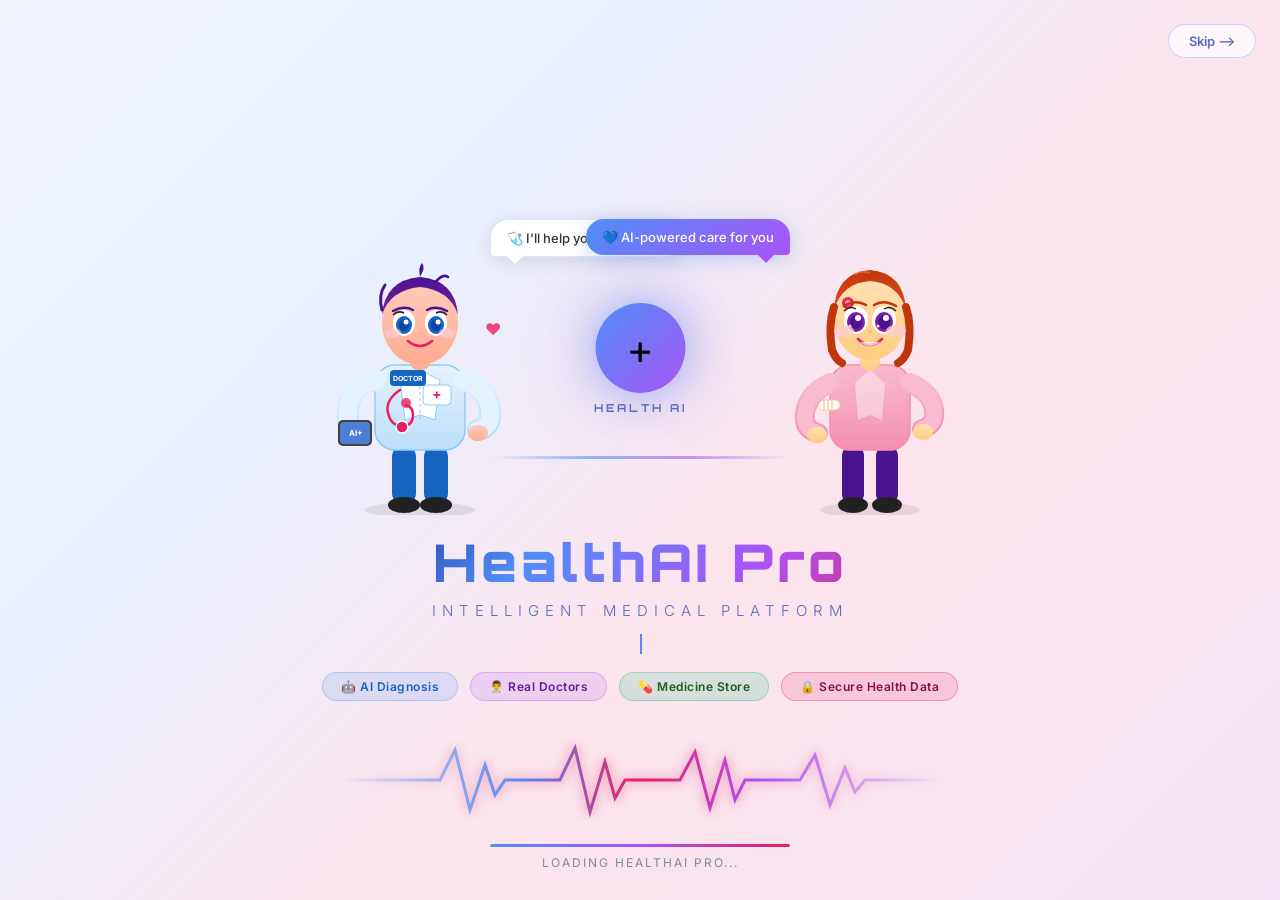
<file: templates/intro.html>
<!DOCTYPE html>
<html lang="en">
<head>
<meta charset="UTF-8">
<meta name="viewport" content="width=device-width, initial-scale=1.0">
<title>HealthAI Pro</title>
<style>
@import url('https://fonts.googleapis.com/css2?family=Orbitron:wght@400;700;900&family=Inter:wght@300;400;600&display=swap');

*{margin:0;padding:0;box-sizing:border-box}

body{
  background:#f0f4ff;
  overflow:hidden;
  font-family:'Inter',sans-serif;
  width:100vw;height:100vh;
}

/* BACKGROUND */
.bg{
  position:fixed;inset:0;
  background:linear-gradient(135deg,#f0f4ff 0%,#e8f0fe 30%,#fce4ec 60%,#f3e5f5 100%);
  animation:bgShift 8s ease infinite alternate;
}
@keyframes bgShift{
  0%{background:linear-gradient(135deg,#f0f4ff,#e8f0fe,#fce4ec,#f3e5f5)}
  50%{background:linear-gradient(225deg,#e3f2fd,#f3e5f5,#e8f5e9,#fff9c4)}
  100%{background:linear-gradient(315deg,#fce4ec,#e8eaf6,#e0f7fa,#f9fbe7)}
}

/* PARTICLES */
.particles{position:fixed;inset:0;pointer-events:none;z-index:1}
.particle{
  position:absolute;
  font-size:24px;
  opacity:0;
  animation:floatParticle linear infinite;
  filter:drop-shadow(0 0 8px rgba(100,150,255,0.4));
}
@keyframes floatParticle{
  0%{opacity:0;transform:translateY(100vh) rotate(0deg) scale(0.5)}
  10%{opacity:0.8}
  90%{opacity:0.6}
  100%{opacity:0;transform:translateY(-100px) rotate(360deg) scale(1.2)}
}

/* HEARTBEAT LINE */
.heartbeat-container{
  position:fixed;bottom:80px;left:50%;transform:translateX(-50%);
  width:600px;height:80px;z-index:10;opacity:0;
  animation:fadeInHeart 1s ease 2s forwards;
}
@keyframes fadeInHeart{to{opacity:1}}

.heartbeat-svg{width:100%;height:100%}
.heartbeat-path{
  stroke:url(#heartGrad);
  stroke-width:3;
  fill:none;
  stroke-dasharray:1200;
  stroke-dashoffset:1200;
  animation:drawHeart 2s ease 2.5s forwards;
  filter:drop-shadow(0 0 6px rgba(233,30,99,0.6));
}
@keyframes drawHeart{to{stroke-dashoffset:0}}

/* MAIN CONTAINER */
.intro-container{
  position:fixed;inset:0;
  display:flex;flex-direction:column;
  align-items:center;justify-content:center;
  z-index:10;
  gap:0;
}

/* ANIME SCENE */
.anime-scene{
  position:relative;
  width:700px;height:320px;
  margin-bottom:10px;
  opacity:0;
  animation:sceneReveal 1s cubic-bezier(0.34,1.56,0.64,1) 0.5s forwards;
}
@keyframes sceneReveal{
  from{opacity:0;transform:scale(0.8) translateY(30px)}
  to{opacity:1;transform:scale(1) translateY(0)}
}

/* DOCTOR CHARACTER LEFT */
.doctor-left{
  position:absolute;
  left:40px;bottom:0;
  animation:doctorWalk 1.2s cubic-bezier(0.34,1.56,0.64,1) 0.8s both;
}
@keyframes doctorWalk{
  from{opacity:0;transform:translateX(-80px)}
  to{opacity:1;transform:translateX(0)}
}

/* PATIENT CHARACTER RIGHT */
.patient-right{
  position:absolute;
  right:40px;bottom:0;
  animation:patientWalk 1.2s cubic-bezier(0.34,1.56,0.64,1) 1s both;
}
@keyframes patientWalk{
  from{opacity:0;transform:translateX(80px)}
  to{opacity:1;transform:translateX(0)}
}

/* CENTER LOGO */
.center-logo{
  position:absolute;
  left:50%;top:50%;
  transform:translate(-50%,-50%);
  display:flex;flex-direction:column;
  align-items:center;gap:8px;
  animation:logoZoom 1.5s cubic-bezier(0.34,1.56,0.64,1) 1.2s both;
}
@keyframes logoZoom{
  from{opacity:0;transform:translate(-50%,-50%) scale(0.3) rotate(-10deg)}
  to{opacity:1;transform:translate(-50%,-50%) scale(1) rotate(0deg)}
}

.logo-circle{
  width:90px;height:90px;
  border-radius:50%;
  background:linear-gradient(135deg,#4f8ef7,#a855f7);
  display:flex;align-items:center;justify-content:center;
  font-size:42px;
  box-shadow:0 0 40px rgba(79,142,247,0.5),0 0 80px rgba(168,85,247,0.3);
  animation:logoPulse 2s ease infinite 2.5s;
}
@keyframes logoPulse{
  0%,100%{box-shadow:0 0 40px rgba(79,142,247,0.5),0 0 80px rgba(168,85,247,0.3)}
  50%{box-shadow:0 0 60px rgba(79,142,247,0.8),0 0 120px rgba(168,85,247,0.5)}
}

/* SPEECH BUBBLES */
.bubble-left{
  position:absolute;
  left:200px;top:20px;
  background:white;
  border-radius:18px 18px 18px 4px;
  padding:10px 16px;
  font-size:13px;
  color:#333;
  box-shadow:0 4px 20px rgba(0,0,0,0.1);
  opacity:0;
  animation:bubblePop 0.5s cubic-bezier(0.34,1.56,0.64,1) 2s forwards;
  white-space:nowrap;
  border:1px solid rgba(79,142,247,0.2);
  font-weight:500;
}
.bubble-left::after{
  content:'';position:absolute;
  bottom:-8px;left:16px;
  border:8px solid transparent;
  border-top-color:white;
  border-bottom:0;
}
@keyframes bubblePop{
  from{opacity:0;transform:scale(0.5)}
  to{opacity:1;transform:scale(1)}
}

.bubble-right{
  position:absolute;
  right:200px;top:20px;
  background:linear-gradient(135deg,#4f8ef7,#a855f7);
  border-radius:18px 18px 4px 18px;
  padding:10px 16px;
  font-size:13px;
  color:white;
  box-shadow:0 4px 20px rgba(79,142,247,0.3);
  opacity:0;
  animation:bubblePop 0.5s cubic-bezier(0.34,1.56,0.64,1) 2.5s forwards;
  white-space:nowrap;
  font-weight:500;
}
.bubble-right::after{
  content:'';position:absolute;
  bottom:-8px;right:16px;
  border:8px solid transparent;
  border-top-color:#a855f7;
  border-bottom:0;
}

/* CONNECTING LINE BETWEEN CHARACTERS */
.connect-line{
  position:absolute;
  bottom:60px;left:200px;right:200px;height:3px;
  background:linear-gradient(90deg,transparent,#4f8ef7,#a855f7,transparent);
  opacity:0;
  animation:lineGrow 1s ease 2.8s forwards;
  border-radius:2px;
}
@keyframes lineGrow{
  from{opacity:0;transform:scaleX(0)}
  to{opacity:0.6;transform:scaleX(1)}
}

/* FLOATING PLUS SIGNS */
.float-plus{
  position:absolute;
  color:#4f8ef7;
  font-size:20px;
  font-weight:900;
  opacity:0;
  animation:floatUp 1.5s ease infinite;
}

/* TITLE */
.title-container{
  text-align:center;
  opacity:0;
  animation:titleReveal 1s ease 1.5s forwards;
  position:relative;
}
@keyframes titleReveal{
  from{opacity:0;transform:translateY(20px)}
  to{opacity:1;transform:translateY(0)}
}

.main-title{
  font-family:'Orbitron',sans-serif;
  font-size:52px;
  font-weight:900;
  background:linear-gradient(135deg,#1a237e,#4f8ef7,#a855f7,#e91e63);
  -webkit-background-clip:text;
  -webkit-text-fill-color:transparent;
  background-clip:text;
  letter-spacing:4px;
  position:relative;
}

.glitch{
  animation:glitchEffect 0.3s ease 3s,glitchEffect 0.3s ease 4.5s,glitchEffect 0.3s ease 6s;
}

@keyframes glitchEffect{
  0%{text-shadow:none}
  20%{text-shadow:-3px 0 #e91e63, 3px 0 #4f8ef7;transform:translate(-2px,0)}
  40%{text-shadow:3px 0 #a855f7, -3px 0 #10b981;transform:translate(2px,0)}
  60%{text-shadow:-3px 0 #e91e63, 3px 0 #4f8ef7;transform:translate(-1px,0)}
  80%{text-shadow:2px 0 #a855f7;transform:translate(1px,0)}
  100%{text-shadow:none;transform:translate(0,0)}
}

.subtitle{
  font-size:15px;
  color:#5c6bc0;
  letter-spacing:6px;
  text-transform:uppercase;
  margin-top:6px;
  font-weight:300;
}

/* TAGLINE TYPING */
.tagline{
  font-size:16px;
  color:#455a64;
  margin-top:12px;
  height:24px;
  font-weight:400;
  letter-spacing:1px;
}

.cursor{
  display:inline-block;
  width:2px;height:20px;
  background:#4f8ef7;
  margin-left:2px;
  vertical-align:middle;
  animation:blink 0.7s infinite;
}
@keyframes blink{0%,50%{opacity:1}51%,100%{opacity:0}}

/* FEATURE PILLS */
.features{
  display:flex;gap:12px;margin-top:16px;
  opacity:0;
  animation:pillsReveal 0.8s ease 3.5s forwards;
}
@keyframes pillsReveal{
  from{opacity:0;transform:translateY(15px)}
  to{opacity:1;transform:translateY(0)}
}

.pill{
  padding:6px 18px;
  border-radius:20px;
  font-size:12px;
  font-weight:600;
  letter-spacing:0.5px;
  animation:pillGlow 2s ease infinite;
}
.pill:nth-child(1){background:rgba(79,142,247,0.15);color:#1565c0;border:1px solid rgba(79,142,247,0.3);animation-delay:0s}
.pill:nth-child(2){background:rgba(168,85,247,0.15);color:#6a1b9a;border:1px solid rgba(168,85,247,0.3);animation-delay:0.3s}
.pill:nth-child(3){background:rgba(16,185,129,0.15);color:#1b5e20;border:1px solid rgba(16,185,129,0.3);animation-delay:0.6s}
.pill:nth-child(4){background:rgba(233,30,99,0.15);color:#880e4f;border:1px solid rgba(233,30,99,0.3);animation-delay:0.9s}

@keyframes pillGlow{
  0%,100%{box-shadow:none}
  50%{box-shadow:0 0 12px currentColor}
}

/* PROGRESS BAR */
.progress-container{
  position:fixed;bottom:30px;left:50%;transform:translateX(-50%);
  width:300px;
  opacity:0;
  animation:fadeIn 0.5s ease 1s forwards;
  text-align:center;
  z-index:20;
}
@keyframes fadeIn{to{opacity:1}}

.progress-bar{
  width:100%;height:3px;
  background:rgba(79,142,247,0.2);
  border-radius:2px;
  overflow:hidden;
  margin-bottom:8px;
}
.progress-fill{
  height:100%;
  background:linear-gradient(90deg,#4f8ef7,#a855f7,#e91e63);
  border-radius:2px;
  width:0%;
  animation:fillBar 8s linear 0.5s forwards;
  box-shadow:0 0 8px rgba(79,142,247,0.6);
}
@keyframes fillBar{to{width:100%}}

.progress-text{
  font-size:12px;
  color:#78909c;
  letter-spacing:2px;
  text-transform:uppercase;
}

/* SKIP BUTTON */
.skip-btn{
  position:fixed;top:24px;right:24px;
  padding:8px 20px;
  background:rgba(255,255,255,0.7);
  border:1px solid rgba(79,142,247,0.3);
  border-radius:20px;
  color:#5c6bc0;
  font-size:13px;
  font-weight:600;
  cursor:pointer;
  z-index:100;
  backdrop-filter:blur(10px);
  transition:all 0.2s;
  font-family:'Inter',sans-serif;
  animation:fadeIn 0.5s ease 1s both;
}
.skip-btn:hover{
  background:linear-gradient(135deg,#4f8ef7,#a855f7);
  color:white;border-color:transparent;
  transform:scale(1.05);
}

/* FADE OUT */
.fade-out{
  animation:fadeOutAll 0.8s ease forwards !important;
}
@keyframes fadeOutAll{
  to{opacity:0;transform:scale(1.05)}
}

/* SHINE EFFECT */
.shine{
  position:fixed;inset:0;
  background:radial-gradient(circle at 50% 50%, rgba(255,255,255,0.8), transparent 60%);
  opacity:0;z-index:50;pointer-events:none;
}
.shine.active{animation:shineFlash 0.5s ease forwards;}
@keyframes shineFlash{
  0%{opacity:0}50%{opacity:1}100%{opacity:0}
}
</style>
</head>
<body>

<div class="bg"></div>
<div class="shine" id="shine"></div>

<!-- PARTICLES -->
<div class="particles" id="particles"></div>

<!-- SKIP BUTTON -->
<button class="skip-btn" onclick="skipIntro()">Skip ⟶</button>

<!-- MAIN INTRO -->
<div class="intro-container" id="introContainer">

  <!-- ANIME SCENE -->
  <div class="anime-scene">

    <!-- SPEECH BUBBLES -->
    <div class="bubble-left">🩺 I'll help you feel better!</div>
    <div class="bubble-right">💙 AI-powered care for you</div>

    <!-- CONNECTING LINE -->
    <div class="connect-line"></div>

    <!-- FLOATING PLUS SIGNS -->
    <div class="float-plus" style="left:30%;top:10%;animation-delay:3s;animation-duration:2s">+</div>
    <div class="float-plus" style="left:65%;top:5%;animation-delay:3.5s;animation-duration:2.5s;color:#a855f7">✦</div>
    <div class="float-plus" style="left:50%;top:15%;animation-delay:4s;animation-duration:2s;color:#e91e63;font-size:16px">❤</div>

    <!-- DOCTOR CHARACTER (LEFT) -->
    <div class="doctor-left">
      <svg width="180" height="280" viewBox="0 0 180 280" fill="none">
        <!-- Doctor Body -->
        <defs>
          <linearGradient id="coatGrad" x1="0" y1="0" x2="0" y2="1">
            <stop offset="0%" stop-color="#e3f2fd"/>
            <stop offset="100%" stop-color="#bbdefb"/>
          </linearGradient>
          <linearGradient id="skinGrad" x1="0" y1="0" x2="0" y2="1">
            <stop offset="0%" stop-color="#ffccbc"/>
            <stop offset="100%" stop-color="#ffab91"/>
          </linearGradient>
          <linearGradient id="hairGrad" x1="0" y1="0" x2="0" y2="1">
            <stop offset="0%" stop-color="#4a148c"/>
            <stop offset="100%" stop-color="#7b1fa2"/>
          </linearGradient>
        </defs>

        <!-- Shadow -->
        <ellipse cx="90" cy="275" rx="55" ry="8" fill="rgba(0,0,0,0.08)"/>

        <!-- Legs -->
        <rect x="62" y="210" width="24" height="60" rx="12" fill="#1565c0"/>
        <rect x="94" y="210" width="24" height="60" rx="12" fill="#1565c0"/>
        <!-- Shoes -->
        <ellipse cx="74" cy="270" rx="16" ry="8" fill="#212121"/>
        <ellipse cx="106" cy="270" rx="16" ry="8" fill="#212121"/>

        <!-- Doctor Coat Body -->
        <rect x="45" y="130" width="90" height="85" rx="20" fill="url(#coatGrad)" stroke="#90caf9" stroke-width="1.5"/>

        <!-- Coat Lapels -->
        <path d="M90 135 L70 145 L75 185 L90 180 L105 185 L110 145 Z" fill="white" stroke="#90caf9" stroke-width="1"/>
        <line x1="90" y1="145" x2="90" y2="185" stroke="#90caf9" stroke-width="1" stroke-dasharray="3 3"/>

        <!-- Stethoscope -->
        <path d="M70 155 Q55 165 58 178 Q61 191 72 191 Q83 191 83 180 Q83 172 76 170" stroke="#e91e63" stroke-width="2.5" fill="none" stroke-linecap="round"/>
        <circle cx="76" cy="168" r="5" fill="#e91e63" opacity="0.8"/>
        <circle cx="72" cy="192" r="6" fill="#e91e63" stroke="white" stroke-width="1.5"/>

        <!-- Pocket + Cross -->
        <rect x="93" y="150" width="28" height="20" rx="4" fill="white" stroke="#90caf9" stroke-width="1"/>
        <text x="107" y="164" font-size="14" text-anchor="middle" fill="#e91e63" font-weight="bold">+</text>

        <!-- Arms -->
        <!-- Left arm raised (holding tablet) -->
        <path d="M45 145 Q20 150 18 175 Q16 195 30 198" stroke="url(#coatGrad)" stroke-width="22" stroke-linecap="round" fill="none"/>
        <path d="M45 145 Q20 150 18 175 Q16 195 30 198" stroke="#e3f2fd" stroke-width="18" stroke-linecap="round" fill="none"/>

        <!-- Right arm -->
        <path d="M135 145 Q158 155 160 175 Q162 192 148 195" stroke="url(#coatGrad)" stroke-width="22" stroke-linecap="round" fill="none"/>
        <path d="M135 145 Q158 155 160 175 Q162 192 148 195" stroke="#e3f2fd" stroke-width="18" stroke-linecap="round" fill="none"/>

        <!-- Left hand with tablet -->
        <rect x="8" y="185" width="34" height="26" rx="5" fill="#424242"/>
        <rect x="10" y="187" width="30" height="22" rx="4" fill="#4f8ef7" opacity="0.8"/>
        <text x="25" y="201" font-size="8" text-anchor="middle" fill="white" font-weight="bold">AI+</text>

        <!-- Right hand -->
        <ellipse cx="148" cy="198" rx="10" ry="8" fill="url(#skinGrad)"/>

        <!-- Neck -->
        <rect x="80" y="110" width="20" height="25" rx="8" fill="url(#skinGrad)"/>

        <!-- Head -->
        <ellipse cx="90" cy="88" rx="38" ry="42" fill="url(#skinGrad)"/>

        <!-- Hair -->
        <path d="M52 80 Q55 45 90 42 Q125 45 128 80 Q120 55 90 52 Q60 55 52 80Z" fill="url(#hairGrad)"/>
        <!-- Hair strands anime style -->
        <path d="M52 75 Q48 60 55 50" stroke="#4a148c" stroke-width="3" fill="none" stroke-linecap="round"/>
        <path d="M90 42 Q88 32 92 28 Q96 32 90 42" fill="#4a148c"/>
        <path d="M105 48 Q112 38 118 42" stroke="#4a148c" stroke-width="2.5" fill="none" stroke-linecap="round"/>

        <!-- Face -->
        <!-- Eyes - anime style large -->
        <ellipse cx="74" cy="88" rx="11" ry="13" fill="white"/>
        <ellipse cx="106" cy="88" rx="11" ry="13" fill="white"/>
        <ellipse cx="74" cy="90" rx="8" ry="9" fill="#1565c0"/>
        <ellipse cx="106" cy="90" rx="8" ry="9" fill="#1565c0"/>
        <ellipse cx="74" cy="90" rx="5" ry="6" fill="#0d47a1"/>
        <ellipse cx="106" cy="90" rx="5" ry="6" fill="#0d47a1"/>
        <circle cx="76" cy="87" r="2.5" fill="white"/>
        <circle cx="108" cy="87" r="2.5" fill="white"/>
        <!-- Eyelashes -->
        <path d="M63 80 Q68 75 74 78" stroke="#212121" stroke-width="1.5" fill="none"/>
        <path d="M106 78 Q112 75 117 80" stroke="#212121" stroke-width="1.5" fill="none"/>
        <!-- Eyebrows -->
        <path d="M63 76 Q74 70 83 75" stroke="#4a148c" stroke-width="2.5" fill="none" stroke-linecap="round"/>
        <path d="M97 75 Q106 70 117 76" stroke="#4a148c" stroke-width="2.5" fill="none" stroke-linecap="round"/>

        <!-- Blush -->
        <ellipse cx="63" cy="98" rx="8" ry="5" fill="#ffcdd2" opacity="0.7"/>
        <ellipse cx="117" cy="98" rx="8" ry="5" fill="#ffcdd2" opacity="0.7"/>

        <!-- Smile -->
        <path d="M78 106 Q90 116 102 106" stroke="#e91e63" stroke-width="2.5" fill="none" stroke-linecap="round"/>

        <!-- Nose -->
        <path d="M88 97 Q90 102 92 97" stroke="#ffab91" stroke-width="1.5" fill="none"/>

        <!-- Doctor badge -->
        <rect x="60" y="135" width="36" height="16" rx="4" fill="#1565c0"/>
        <text x="78" y="146" font-size="7" text-anchor="middle" fill="white" font-weight="bold">DOCTOR</text>

        <!-- Floating hearts from doctor -->
        <text x="155" y="100" font-size="16" fill="#e91e63" opacity="0.8">
          <animate attributeName="opacity" values="0;1;0" dur="2s" repeatCount="indefinite" begin="3s"/>
          <animate attributeName="transform" values="translate(0,0);translate(5,-20);translate(0,-40)" dur="2s" repeatCount="indefinite" begin="3s"/>
          ❤
        </text>
      </svg>
    </div>

    <!-- PATIENT CHARACTER (RIGHT) -->
    <div class="patient-right">
      <svg width="160" height="280" viewBox="0 0 160 280" fill="none">
        <defs>
          <linearGradient id="patientSkin" x1="0" y1="0" x2="0" y2="1">
            <stop offset="0%" stop-color="#ffe0b2"/>
            <stop offset="100%" stop-color="#ffcc80"/>
          </linearGradient>
          <linearGradient id="shirtGrad" x1="0" y1="0" x2="0" y2="1">
            <stop offset="0%" stop-color="#f8bbd0"/>
            <stop offset="100%" stop-color="#f48fb1"/>
          </linearGradient>
          <linearGradient id="hairGrad2" x1="0" y1="0" x2="0" y2="1">
            <stop offset="0%" stop-color="#bf360c"/>
            <stop offset="100%" stop-color="#e64a19"/>
          </linearGradient>
        </defs>

        <!-- Shadow -->
        <ellipse cx="80" cy="275" rx="50" ry="8" fill="rgba(0,0,0,0.08)"/>

        <!-- Legs -->
        <rect x="52" y="210" width="22" height="60" rx="11" fill="#4a148c"/>
        <rect x="86" y="210" width="22" height="60" rx="11" fill="#4a148c"/>
        <!-- Shoes -->
        <ellipse cx="63" cy="270" rx="15" ry="8" fill="#212121"/>
        <ellipse cx="97" cy="270" rx="15" ry="8" fill="#212121"/>

        <!-- Body / Shirt -->
        <rect x="40" y="130" width="80" height="85" rx="20" fill="url(#shirtGrad)" stroke="#f48fb1" stroke-width="1.5"/>

        <!-- Shirt details -->
        <path d="M80 135 L65 148 L68 185 L80 180 L92 185 L95 148 Z" fill="rgba(255,255,255,0.4)"/>

        <!-- Bandage on arm (patient detail) -->
        <rect x="28" y="165" width="22" height="10" rx="5" fill="white" stroke="#ffcc80" stroke-width="1"/>
        <line x1="34" y1="165" x2="34" y2="175" stroke="#ffab91" stroke-width="1"/>
        <line x1="38" y1="165" x2="38" y2="175" stroke="#ffab91" stroke-width="1"/>
        <line x1="42" y1="165" x2="42" y2="175" stroke="#ffab91" stroke-width="1"/>

        <!-- Arms -->
        <path d="M40 148 Q18 158 15 178 Q13 195 28 198" stroke="url(#shirtGrad)" stroke-width="20" stroke-linecap="round" fill="none"/>
        <path d="M40 148 Q18 158 15 178 Q13 195 28 198" stroke="#f8bbd0" stroke-width="16" stroke-linecap="round" fill="none"/>

        <path d="M120 148 Q142 158 144 175 Q146 190 132 194" stroke="url(#shirtGrad)" stroke-width="20" stroke-linecap="round" fill="none"/>
        <path d="M120 148 Q142 158 144 175 Q146 190 132 194" stroke="#f8bbd0" stroke-width="16" stroke-linecap="round" fill="none"/>

        <!-- Hands -->
        <ellipse cx="27" cy="200" rx="10" ry="8" fill="url(#patientSkin)"/>
        <ellipse cx="133" cy="197" rx="10" ry="8" fill="url(#patientSkin)"/>

        <!-- Neck -->
        <rect x="70" y="110" width="20" height="25" rx="8" fill="url(#patientSkin)"/>

        <!-- Head -->
        <ellipse cx="80" cy="85" rx="36" ry="40" fill="url(#patientSkin)"/>

        <!-- Hair - long anime style -->
        <path d="M44 75 Q46 38 80 35 Q114 38 116 75 Q108 48 80 46 Q52 48 44 75Z" fill="url(#hairGrad2)"/>
        <!-- Side hair strands -->
        <path d="M44 72 Q38 90 42 115 Q46 125 52 128" stroke="#bf360c" stroke-width="8" stroke-linecap="round" fill="none"/>
        <path d="M116 72 Q122 90 118 115 Q114 125 108 128" stroke="#bf360c" stroke-width="8" stroke-linecap="round" fill="none"/>
        <!-- Hair highlights -->
        <path d="M65 40 Q70 35 80 38" stroke="#ff7043" stroke-width="2" fill="none" opacity="0.6"/>
        <!-- Hair accessory -->
        <circle cx="58" cy="68" r="6" fill="#e91e63"/>
        <circle cx="58" cy="68" r="3" fill="#f48fb1"/>

        <!-- Face -->
        <!-- Eyes - big anime -->
        <ellipse cx="66" cy="85" rx="12" ry="14" fill="white"/>
        <ellipse cx="94" cy="85" rx="12" ry="14" fill="white"/>
        <ellipse cx="66" cy="87" rx="9" ry="10" fill="#7b1fa2"/>
        <ellipse cx="94" cy="87" rx="9" ry="10" fill="#7b1fa2"/>
        <ellipse cx="66" cy="87" rx="6" ry="7" fill="#4a148c"/>
        <ellipse cx="94" cy="87" rx="6" ry="7" fill="#4a148c"/>
        <circle cx="68" cy="83" r="3" fill="white"/>
        <circle cx="96" cy="83" r="3" fill="white"/>
        <!-- Sparkle in eyes -->
        <circle cx="60" cy="91" r="1.5" fill="white" opacity="0.8"/>
        <circle cx="88" cy="91" r="1.5" fill="white" opacity="0.8"/>
        <!-- Eyelashes -->
        <path d="M54 76 Q60 70 66 74" stroke="#212121" stroke-width="1.5" fill="none"/>
        <path d="M94 74 Q100 70 106 76" stroke="#212121" stroke-width="1.5" fill="none"/>
        <!-- Eyebrows - arched anime -->
        <path d="M54 71 Q66 64 76 70" stroke="#bf360c" stroke-width="2.5" fill="none" stroke-linecap="round"/>
        <path d="M84 70 Q94 64 106 71" stroke="#bf360c" stroke-width="2.5" fill="none" stroke-linecap="round"/>

        <!-- Blush larger anime style -->
        <ellipse cx="54" cy="96" rx="10" ry="6" fill="#ffcdd2" opacity="0.8"/>
        <ellipse cx="106" cy="96" rx="10" ry="6" fill="#ffcdd2" opacity="0.8"/>

        <!-- Happy smile -->
        <path d="M68 104 Q80 116 92 104" stroke="#e91e63" stroke-width="2.5" fill="none" stroke-linecap="round"/>
        <!-- Teeth -->
        <path d="M70 107 Q80 115 90 107" fill="white" opacity="0.7"/>

        <!-- Nose -->
        <path d="M78 95 Q80 100 82 95" stroke="#ffab91" stroke-width="1.5" fill="none"/>

        <!-- Sparkles around patient -->
        <text x="130" y="75" font-size="14" fill="#f59e0b" opacity="0">✨
          <animate attributeName="opacity" values="0;1;0" dur="1.5s" repeatCount="indefinite" begin="3.5s"/>
        </text>
        <text x="5" y="140" font-size="12" fill="#a855f7" opacity="0">⭐
          <animate attributeName="opacity" values="0;1;0" dur="2s" repeatCount="indefinite" begin="4s"/>
        </text>
      </svg>
    </div>

    <!-- CENTER LOGO -->
    <div class="center-logo">
      <div class="logo-circle">+</div>
      <div style="font-family:'Orbitron',sans-serif;font-size:11px;color:#5c6bc0;letter-spacing:3px;font-weight:700">HEALTH AI</div>
    </div>

  </div>
  <!-- END ANIME SCENE -->

  <!-- TITLE -->
  <div class="title-container">
    <div class="main-title glitch">HealthAI Pro</div>
    <div class="subtitle">Intelligent Medical Platform</div>
    <div class="tagline"><span id="typingText"></span><span class="cursor"></span></div>
    <div class="features">
      <div class="pill">🤖 AI Diagnosis</div>
      <div class="pill">👨‍⚕️ Real Doctors</div>
      <div class="pill">💊 Medicine Store</div>
      <div class="pill">🔒 Secure Health Data</div>
    </div>
  </div>

</div>
<!-- END INTRO CONTAINER -->

<!-- HEARTBEAT LINE -->
<div class="heartbeat-container">
  <svg class="heartbeat-svg" viewBox="0 0 600 80">
    <defs>
      <linearGradient id="heartGrad" x1="0%" y1="0%" x2="100%" y2="0%">
        <stop offset="0%" stop-color="#4f8ef7" stop-opacity="0"/>
        <stop offset="30%" stop-color="#4f8ef7"/>
        <stop offset="50%" stop-color="#e91e63"/>
        <stop offset="70%" stop-color="#a855f7"/>
        <stop offset="100%" stop-color="#a855f7" stop-opacity="0"/>
      </linearGradient>
    </defs>
    <path class="heartbeat-path"
      d="M0,40 L80,40 L100,40 L115,10 L130,70 L145,25 L155,55 L165,40 L200,40 L220,40 L235,8 L250,72 L265,22 L275,58 L285,40 L320,40 L340,40 L355,12 L370,68 L385,20 L395,60 L405,40 L440,40 L460,40 L475,15 L490,65 L505,28 L515,52 L525,40 L600,40"
    />
  </svg>
</div>

<!-- PROGRESS BAR -->
<div class="progress-container">
  <div class="progress-bar">
    <div class="progress-fill"></div>
  </div>
  <div class="progress-text">Loading HealthAI Pro...</div>
</div>

<script>
// TYPING EFFECT
const taglines = [
  "AI-powered healthcare for everyone",
  "Smart diagnosis at your fingertips",
  "Connecting patients with doctors",
  "Your health, our priority"
];
let taglineIndex = 0;
let charIndex = 0;
let isDeleting = false;
let typingStarted = false;

setTimeout(() => {
  typingStarted = true;
  typeText();
}, 2000);

function typeText() {
  if (!typingStarted) return;
  const current = taglines[taglineIndex];
  const el = document.getElementById('typingText');
  if (!el) return;

  if (!isDeleting) {
    el.textContent = current.slice(0, charIndex + 1);
    charIndex++;
    if (charIndex === current.length) {
      isDeleting = true;
      setTimeout(typeText, 1800);
      return;
    }
  } else {
    el.textContent = current.slice(0, charIndex - 1);
    charIndex--;
    if (charIndex === 0) {
      isDeleting = false;
      taglineIndex = (taglineIndex + 1) % taglines.length;
    }
  }
  setTimeout(typeText, isDeleting ? 40 : 65);
}

// FLOATING PARTICLES
const particleEmojis = ['💊','🧬','❤️','🩺','⚕️','🔬','💉','🩻','🫀','🧪','✦','+','○'];
const container = document.getElementById('particles');

for (let i = 0; i < 28; i++) {
  const p = document.createElement('div');
  p.className = 'particle';
  p.textContent = particleEmojis[Math.floor(Math.random() * particleEmojis.length)];
  p.style.left = Math.random() * 100 + 'vw';
  p.style.fontSize = (14 + Math.random() * 20) + 'px';
  p.style.animationDuration = (6 + Math.random() * 8) + 's';
  p.style.animationDelay = (Math.random() * 6) + 's';
  p.style.opacity = '0';
  container.appendChild(p);
}

// AUTO REDIRECT
let redirectTimer = setTimeout(goToLogin, 8000);

function goToLogin() {
  clearTimeout(redirectTimer);
  const shine = document.getElementById('shine');
  shine.classList.add('active');
  const intro = document.getElementById('introContainer');
  intro.classList.add('fade-out');
  document.querySelector('.heartbeat-container').classList.add('fade-out');
  document.querySelector('.progress-container').classList.add('fade-out');
  setTimeout(() => {
    window.location.href = '/login';
  }, 800);
}

function skipIntro() {
  clearTimeout(redirectTimer);
  goToLogin();
}
</script>
</body>
</html>
</file>
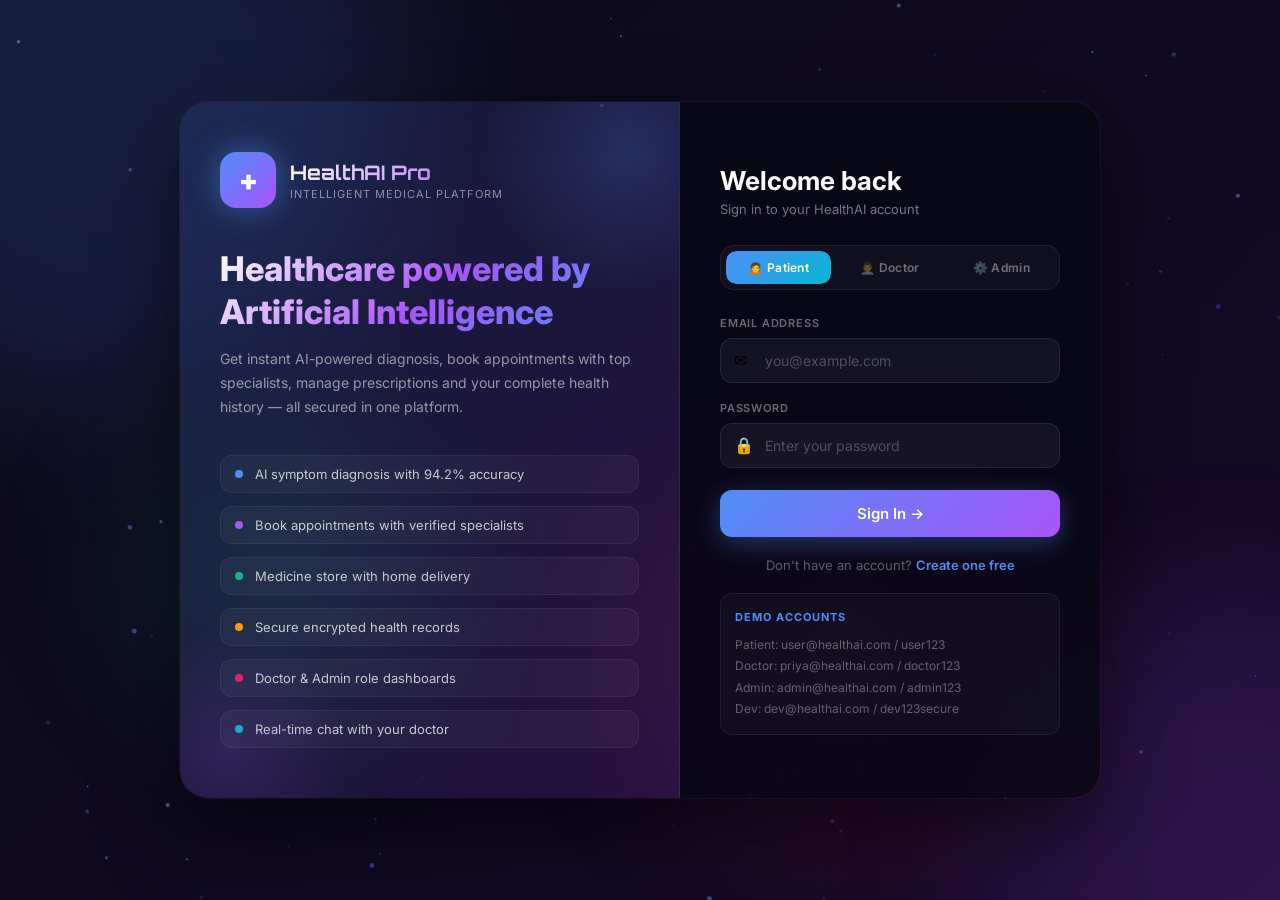
<file: templates/login.html>
<!DOCTYPE html>
<html lang="en">
<head>
<meta charset="UTF-8">
<meta name="viewport" content="width=device-width, initial-scale=1.0">
<title>HealthAI Pro — Login</title>
<style>
@import url('https://fonts.googleapis.com/css2?family=Orbitron:wght@400;700;900&family=Inter:wght@300;400;500;600;700&display=swap');

*{margin:0;padding:0;box-sizing:border-box}

body{
  font-family:'Inter',sans-serif;
  min-height:100vh;
  display:flex;
  align-items:center;
  justify-content:center;
  overflow:hidden;
  background:#0a0a1a;
}

/* ANIMATED BACKGROUND */
.bg-animate{
  position:fixed;inset:0;
  background:linear-gradient(135deg,#0a0a1a,#1a0a2e,#0a1a2e,#1a1a0a);
  background-size:400% 400%;
  animation:bgMove 8s ease infinite;
  z-index:0;
}
@keyframes bgMove{
  0%{background-position:0% 50%}
  50%{background-position:100% 50%}
  100%{background-position:0% 50%}
}

/* ORBS */
.orb{
  position:fixed;
  border-radius:50%;
  filter:blur(80px);
  opacity:0.15;
  animation:orbFloat ease-in-out infinite;
  pointer-events:none;
  z-index:0;
}
.orb1{width:600px;height:600px;background:#4f8ef7;top:-200px;left:-200px;animation-duration:12s;animation-delay:0s}
.orb2{width:500px;height:500px;background:#a855f7;bottom:-200px;right:-200px;animation-duration:10s;animation-delay:2s}
.orb3{width:400px;height:400px;background:#e91e63;top:50%;left:50%;animation-duration:14s;animation-delay:4s}
.orb4{width:300px;height:300px;background:#10b981;bottom:20%;left:10%;animation-duration:11s;animation-delay:1s}

@keyframes orbFloat{
  0%,100%{transform:translateY(0) scale(1)}
  33%{transform:translateY(-30px) scale(1.05)}
  66%{transform:translateY(20px) scale(0.95)}
}

/* CANVAS PARTICLES */
canvas{position:fixed;inset:0;z-index:1;pointer-events:none}

/* MAIN WRAPPER */
.login-wrapper{
  position:relative;
  z-index:10;
  display:flex;
  width:920px;
  max-width:95vw;
  min-height:580px;
  border-radius:28px;
  overflow:hidden;
  box-shadow:0 30px 80px rgba(0,0,0,0.6),0 0 0 1px rgba(255,255,255,0.06);
}

/* LEFT PANEL */
.login-left{
  flex:1;
  background:linear-gradient(135deg,rgba(79,142,247,0.12),rgba(168,85,247,0.12));
  backdrop-filter:blur(30px);
  border-right:1px solid rgba(255,255,255,0.08);
  padding:50px 40px;
  display:flex;
  flex-direction:column;
  justify-content:center;
  position:relative;
  overflow:hidden;
}

.login-left::before{
  content:'';
  position:absolute;
  top:-100px;right:-100px;
  width:300px;height:300px;
  background:radial-gradient(circle,rgba(79,142,247,0.2),transparent 70%);
  border-radius:50%;
  animation:glowPulse 3s ease infinite;
}

.login-left::after{
  content:'';
  position:absolute;
  bottom:-80px;left:-80px;
  width:250px;height:250px;
  background:radial-gradient(circle,rgba(168,85,247,0.15),transparent 70%);
  border-radius:50%;
  animation:glowPulse 4s ease infinite reverse;
}

@keyframes glowPulse{
  0%,100%{transform:scale(1);opacity:0.6}
  50%{transform:scale(1.2);opacity:1}
}

/* LOGO ANIMATION */
.logo-wrap{
  display:flex;align-items:center;gap:14px;
  margin-bottom:40px;
  animation:logoSlide 0.8s cubic-bezier(0.34,1.56,0.64,1) both;
}
@keyframes logoSlide{
  from{opacity:0;transform:translateX(-30px)}
  to{opacity:1;transform:translateX(0)}
}

.logo-icon{
  width:56px;height:56px;
  background:linear-gradient(135deg,#4f8ef7,#a855f7);
  border-radius:16px;
  display:flex;align-items:center;justify-content:center;
  font-size:28px;font-weight:900;color:#fff;
  box-shadow:0 0 30px rgba(79,142,247,0.5);
  animation:iconSpin 0.8s cubic-bezier(0.34,1.56,0.64,1) 0.3s both,iconGlow 3s ease infinite 1s;
  flex-shrink:0;
}
@keyframes iconSpin{
  from{transform:rotate(-180deg) scale(0)}
  to{transform:rotate(0) scale(1)}
}
@keyframes iconGlow{
  0%,100%{box-shadow:0 0 30px rgba(79,142,247,0.5)}
  50%{box-shadow:0 0 50px rgba(79,142,247,0.8),0 0 80px rgba(168,85,247,0.4)}
}

.logo-text{
  font-family:'Orbitron',sans-serif;
  font-size:20px;font-weight:700;
  background:linear-gradient(135deg,#fff,#a855f7);
  -webkit-background-clip:text;-webkit-text-fill-color:transparent;
  animation:logoSlide 0.8s cubic-bezier(0.34,1.56,0.64,1) 0.1s both;
}
.logo-sub{font-size:11px;color:rgba(255,255,255,0.5);margin-top:2px;letter-spacing:1px}

.hero-title{
  font-size:34px;font-weight:800;
  line-height:1.25;
  margin-bottom:14px;
  background:linear-gradient(135deg,#ffffff,#a855f7,#4f8ef7);
  -webkit-background-clip:text;-webkit-text-fill-color:transparent;
  animation:heroReveal 0.8s ease 0.4s both;
}
@keyframes heroReveal{
  from{opacity:0;transform:translateY(20px)}
  to{opacity:1;transform:translateY(0)}
}

.hero-sub{
  color:rgba(255,255,255,0.55);
  font-size:14px;line-height:1.7;
  margin-bottom:36px;
  animation:heroReveal 0.8s ease 0.5s both;
}

.feature-list{
  display:flex;flex-direction:column;gap:13px;
  animation:heroReveal 0.8s ease 0.6s both;
}

.feature-item{
  display:flex;align-items:center;gap:12px;
  color:rgba(255,255,255,0.75);
  font-size:13px;
  padding:10px 14px;
  background:rgba(255,255,255,0.04);
  border:1px solid rgba(255,255,255,0.06);
  border-radius:12px;
  transition:all 0.3s;
}
.feature-item:hover{
  background:rgba(255,255,255,0.08);
  border-color:rgba(79,142,247,0.3);
  transform:translateX(5px);
  color:#fff;
}
.feature-dot{
  width:8px;height:8px;
  border-radius:50%;flex-shrink:0;
}

/* RIGHT PANEL */
.login-right{
  width:420px;
  background:rgba(8,8,20,0.85);
  backdrop-filter:blur(40px);
  padding:50px 40px;
  display:flex;
  flex-direction:column;
  justify-content:center;
  position:relative;
}

.form-title{
  font-size:26px;font-weight:700;
  color:#fff;margin-bottom:5px;
  animation:heroReveal 0.6s ease 0.2s both;
}
.form-sub{
  color:rgba(255,255,255,0.45);
  font-size:13px;margin-bottom:28px;
  animation:heroReveal 0.6s ease 0.3s both;
}

/* ROLE TABS */
.role-tabs{
  display:flex;gap:6px;
  background:rgba(255,255,255,0.04);
  padding:5px;border-radius:14px;
  margin-bottom:26px;
  border:1px solid rgba(255,255,255,0.06);
  animation:heroReveal 0.6s ease 0.4s both;
}
.role-tab{
  flex:1;padding:9px;
  border:none;border-radius:10px;
  background:transparent;
  color:rgba(255,255,255,0.4);
  cursor:pointer;font-size:12px;font-weight:600;
  font-family:'Inter',sans-serif;
  transition:all 0.3s;
  letter-spacing:0.3px;
  position:relative;overflow:hidden;
}
.role-tab::before{
  content:'';
  position:absolute;inset:0;
  background:linear-gradient(135deg,var(--c1),var(--c2));
  opacity:0;border-radius:10px;
  transition:opacity 0.3s;
}
.role-tab:hover{color:rgba(255,255,255,0.8)}
.role-tab.active{color:#fff}
.role-tab.active::before{opacity:1}
.role-tab span{position:relative;z-index:1}
.role-tab.user{--c1:#4f8ef7;--c2:#06b6d4}
.role-tab.doctor{--c1:#10b981;--c2:#059669}
.role-tab.admin{--c1:#f59e0b;--c2:#ef4444}

/* FORM */
.form-section{animation:heroReveal 0.6s ease 0.5s both}
.form-group{margin-bottom:18px}
.form-group label{
  display:block;font-size:11px;
  color:rgba(255,255,255,0.4);
  margin-bottom:8px;
  text-transform:uppercase;letter-spacing:0.8px;font-weight:600;
}

.input-wrap{position:relative}
.input-wrap input{
  width:100%;padding:13px 16px 13px 44px;
  background:rgba(255,255,255,0.05);
  border:1px solid rgba(255,255,255,0.08);
  border-radius:12px;
  color:#fff;font-size:14px;
  font-family:'Inter',sans-serif;
  outline:none;
  transition:all 0.3s;
}
.input-wrap input::placeholder{color:rgba(255,255,255,0.25)}
.input-wrap input:focus{
  border-color:var(--focus-color, #4f8ef7);
  background:rgba(255,255,255,0.08);
  box-shadow:0 0 0 3px var(--focus-glow, rgba(79,142,247,0.15)),
             0 0 20px var(--focus-glow, rgba(79,142,247,0.1));
}
.input-icon{
  position:absolute;left:14px;top:50%;
  transform:translateY(-50%);
  font-size:16px;pointer-events:none;
  transition:transform 0.3s;
}
.input-wrap input:focus ~ .input-icon{
  transform:translateY(-50%) scale(1.2);
}

/* SUBMIT BUTTON */
.submit-btn{
  width:100%;padding:14px;
  border:none;border-radius:12px;
  font-size:15px;font-weight:600;
  font-family:'Inter',sans-serif;
  cursor:pointer;
  color:#fff;
  position:relative;overflow:hidden;
  transition:all 0.3s;
  margin-top:4px;
  background:linear-gradient(135deg,#4f8ef7,#a855f7);
  box-shadow:0 6px 25px rgba(79,142,247,0.35);
}
.submit-btn::before{
  content:'';position:absolute;inset:0;
  background:linear-gradient(135deg,transparent,rgba(255,255,255,0.1),transparent);
  transform:translateX(-100%);
  transition:transform 0.6s;
}
.submit-btn:hover{
  transform:translateY(-2px);
  box-shadow:0 10px 35px rgba(79,142,247,0.5);
}
.submit-btn:hover::before{transform:translateX(100%)}
.submit-btn:active{transform:scale(0.98)}

/* RIPPLE */
.ripple{
  position:absolute;border-radius:50%;
  background:rgba(255,255,255,0.3);
  transform:scale(0);
  animation:rippleAnim 0.6s linear;
  pointer-events:none;
}
@keyframes rippleAnim{
  to{transform:scale(4);opacity:0}
}

.toggle-form{
  text-align:center;margin-top:20px;
  font-size:13px;color:rgba(255,255,255,0.35);
}
.toggle-form a{
  color:#4f8ef7;cursor:pointer;
  text-decoration:none;font-weight:600;
  transition:color 0.2s;
}
.toggle-form a:hover{color:#a855f7}

/* MESSAGES */
.error-msg{
  background:rgba(239,68,68,0.12);
  border:1px solid rgba(239,68,68,0.3);
  color:#f87171;padding:11px 14px;
  border-radius:10px;font-size:13px;
  margin-bottom:14px;display:none;
  animation:heroReveal 0.3s ease;
}
.success-msg{
  background:rgba(16,185,129,0.12);
  border:1px solid rgba(16,185,129,0.3);
  color:#4ade80;padding:11px 14px;
  border-radius:10px;font-size:13px;
  margin-bottom:14px;display:none;
  animation:heroReveal 0.3s ease;
}

/* DEMO CREDS */
.demo-creds{
  margin-top:20px;
  background:rgba(255,255,255,0.03);
  border:1px solid rgba(255,255,255,0.06);
  border-radius:12px;padding:14px;
  font-size:12px;color:rgba(255,255,255,0.35);
  line-height:1.8;
  animation:heroReveal 0.6s ease 0.7s both;
}
.demo-creds strong{
  color:#4f8ef7;display:block;
  margin-bottom:6px;font-size:11px;
  text-transform:uppercase;letter-spacing:1px;
}

/* CARD FLIP */
.flip-container{perspective:1000px}
.flipper{
  transition:transform 0.6s cubic-bezier(0.4,0,0.2,1);
  transform-style:preserve-3d;
  position:relative;min-height:320px;
}
.flipper.flipped{transform:rotateY(180deg)}
.flip-front,.flip-back{
  backface-visibility:hidden;
  -webkit-backface-visibility:hidden;
  position:absolute;width:100%;
}
.flip-back{transform:rotateY(180deg)}

#registerForm{display:none}

/* LOADING SPINNER ON BUTTON */
.btn-loading{
  display:none;
  width:18px;height:18px;
  border:2px solid rgba(255,255,255,0.3);
  border-top-color:#fff;
  border-radius:50%;
  animation:spin 0.6s linear infinite;
  margin:0 auto;
}
@keyframes spin{to{transform:rotate(360deg)}}

@media(max-width:700px){.login-left{display:none}.login-right{width:100%}}
</style>
</head>
<body>

<div class="bg-animate"></div>
<div class="orb orb1"></div>
<div class="orb orb2"></div>
<div class="orb orb3"></div>
<div class="orb orb4"></div>
<canvas id="canvas"></canvas>

<div class="login-wrapper">
  <!-- LEFT -->
  <div class="login-left">
    <div class="logo-wrap">
      <div class="logo-icon">+</div>
      <div>
        <div class="logo-text">HealthAI Pro</div>
        <div class="logo-sub">INTELLIGENT MEDICAL PLATFORM</div>
      </div>
    </div>
    <div class="hero-title">Healthcare powered by Artificial Intelligence</div>
    <div class="hero-sub">Get instant AI-powered diagnosis, book appointments with top specialists, manage prescriptions and your complete health history — all secured in one platform.</div>
    <div class="feature-list">
      <div class="feature-item"><div class="feature-dot" style="background:#4f8ef7"></div>AI symptom diagnosis with 94.2% accuracy</div>
      <div class="feature-item"><div class="feature-dot" style="background:#a855f7"></div>Book appointments with verified specialists</div>
      <div class="feature-item"><div class="feature-dot" style="background:#10b981"></div>Medicine store with home delivery</div>
      <div class="feature-item"><div class="feature-dot" style="background:#f59e0b"></div>Secure encrypted health records</div>
      <div class="feature-item"><div class="feature-dot" style="background:#e91e63"></div>Doctor & Admin role dashboards</div>
      <div class="feature-item"><div class="feature-dot" style="background:#06b6d4"></div>Real-time chat with your doctor</div>
    </div>
  </div>

  <!-- RIGHT -->
  <div class="login-right">
    <div class="form-title" id="formTitle">Welcome back</div>
    <div class="form-sub" id="formSub">Sign in to your HealthAI account</div>

    <div class="role-tabs">
      <button class="role-tab user active" onclick="setRole('user',this)"><span>🙍 Patient</span></button>
      <button class="role-tab doctor" onclick="setRole('doctor',this)"><span>👨‍⚕️ Doctor</span></button>
      <button class="role-tab admin" onclick="setRole('admin',this)"><span>⚙️ Admin</span></button>
    </div>

    <div id="errorMsg" class="error-msg"></div>
    <div id="successMsg" class="success-msg"></div>

    <!-- LOGIN FORM -->
    <div id="loginForm" class="form-section">
      <div class="form-group">
        <label>Email Address</label>
        <div class="input-wrap">
          <input type="email" id="loginEmail" placeholder="you@example.com" autocomplete="email">
          <span class="input-icon">✉</span>
        </div>
      </div>
      <div class="form-group">
        <label>Password</label>
        <div class="input-wrap">
          <input type="password" id="loginPassword" placeholder="Enter your password" onkeypress="if(event.key==='Enter')doLogin()">
          <span class="input-icon">🔒</span>
        </div>
      </div>
      <button class="submit-btn" id="loginBtn" onclick="handleRipple(event);doLogin()">
        <span id="loginBtnText">Sign In →</span>
        <div class="btn-loading" id="loginLoading"></div>
      </button>
      <div class="toggle-form">Don't have an account? <a onclick="toggleForm(true)">Create one free</a></div>
    </div>

    <!-- REGISTER FORM -->
    <div id="registerForm" class="form-section">
      <div class="form-group">
        <label>Full Name</label>
        <div class="input-wrap">
          <input type="text" id="regName" placeholder="Your full name">
          <span class="input-icon">👤</span>
        </div>
      </div>
      <div class="form-group">
        <label>Email Address</label>
        <div class="input-wrap">
          <input type="email" id="regEmail" placeholder="you@example.com">
          <span class="input-icon">✉</span>
        </div>
      </div>
      <div class="form-group">
        <label>Password</label>
        <div class="input-wrap">
          <input type="password" id="regPassword" placeholder="Min 6 characters">
          <span class="input-icon">🔒</span>
        </div>
      </div>
      <button class="submit-btn" id="regBtn" style="background:linear-gradient(135deg,#10b981,#059669);box-shadow:0 6px 25px rgba(16,185,129,0.35)" onclick="handleRipple(event);doRegister()">
        <span id="regBtnText">Create Account →</span>
        <div class="btn-loading" id="regLoading"></div>
      </button>
      <div class="toggle-form">Already have an account? <a onclick="toggleForm(false)">Sign in</a></div>
    </div>

    <div class="demo-creds">
      <strong>Demo Accounts</strong>
      Patient: user@healthai.com / user123<br>
      Doctor: priya@healthai.com / doctor123<br>
      Admin: admin@healthai.com / admin123<br>
      Dev: dev@healthai.com / dev123secure
    </div>
  </div>
</div>

<script>
let currentRole = 'user';

// PARTICLES
const canvas = document.getElementById('canvas');
const ctx = canvas.getContext('2d');
let W = canvas.width = window.innerWidth;
let H = canvas.height = window.innerHeight;
window.addEventListener('resize',()=>{W=canvas.width=window.innerWidth;H=canvas.height=window.innerHeight;});

const particles = Array.from({length:90},()=>({
  x:Math.random()*W, y:Math.random()*H,
  vx:(Math.random()-0.5)*0.5, vy:(Math.random()-0.5)*0.5,
  r:Math.random()*2+0.5,
  a:Math.random()*0.5+0.1,
  color:`hsl(${Math.random()*60+200},80%,70%)`
}));

function drawParticles(){
  ctx.clearRect(0,0,W,H);
  particles.forEach(p=>{
    p.x+=p.vx; p.y+=p.vy;
    if(p.x<0||p.x>W)p.vx*=-1;
    if(p.y<0||p.y>H)p.vy*=-1;
    ctx.beginPath();ctx.arc(p.x,p.y,p.r,0,Math.PI*2);
    ctx.fillStyle=p.color;ctx.globalAlpha=p.a;ctx.fill();
  });
  // Connect nearby particles
  ctx.globalAlpha=1;
  for(let i=0;i<particles.length;i++){
    for(let j=i+1;j<particles.length;j++){
      const d=Math.hypot(particles[i].x-particles[j].x,particles[i].y-particles[j].y);
      if(d<100){
        ctx.beginPath();
        ctx.moveTo(particles[i].x,particles[i].y);
        ctx.lineTo(particles[j].x,particles[j].y);
        ctx.strokeStyle=`rgba(79,142,247,${0.1*(1-d/100)})`;
        ctx.lineWidth=0.5;ctx.stroke();
      }
    }
  }
  requestAnimationFrame(drawParticles);
}
drawParticles();

// ROLE
function setRole(role,el){
  currentRole=role;
  document.querySelectorAll('.role-tab').forEach(t=>t.classList.remove('active'));
  el.classList.add('active');
  const colors={
    user:'rgba(79,142,247,0.15)',
    doctor:'rgba(16,185,129,0.15)',
    admin:'rgba(245,158,11,0.15)'
  };
  const focus={
    user:['#4f8ef7','rgba(79,142,247,0.15)'],
    doctor:['#10b981','rgba(16,185,129,0.15)'],
    admin:['#f59e0b','rgba(245,158,11,0.15)']
  };
  document.querySelectorAll('.input-wrap input').forEach(inp=>{
    inp.style.setProperty('--focus-color',focus[role][0]);
    inp.style.setProperty('--focus-glow',focus[role][1]);
  });
  const gradients={
    user:'linear-gradient(135deg,#4f8ef7,#a855f7)',
    doctor:'linear-gradient(135deg,#10b981,#059669)',
    admin:'linear-gradient(135deg,#f59e0b,#ef4444)'
  };
  document.getElementById('loginBtn').style.background=gradients[role];
}

// FORM TOGGLE WITH FLIP
function toggleForm(showReg){
  const lf=document.getElementById('loginForm');
  const rf=document.getElementById('registerForm');
  if(showReg){
    lf.style.animation='flipOut 0.3s ease forwards';
    setTimeout(()=>{
      lf.style.display='none';
      rf.style.display='block';
      rf.style.animation='flipIn 0.3s ease forwards';
    },300);
    document.getElementById('formTitle').textContent='Create account';
    document.getElementById('formSub').textContent='Join HealthAI Pro for free';
  } else {
    rf.style.animation='flipOut 0.3s ease forwards';
    setTimeout(()=>{
      rf.style.display='none';
      lf.style.display='block';
      lf.style.animation='flipIn 0.3s ease forwards';
    },300);
    document.getElementById('formTitle').textContent='Welcome back';
    document.getElementById('formSub').textContent='Sign in to your HealthAI account';
  }
  hideMessages();
}

// Add flip keyframes dynamically
const style=document.createElement('style');
style.textContent=`
@keyframes flipOut{from{opacity:1;transform:rotateY(0) translateY(0)}to{opacity:0;transform:rotateY(-90deg) translateY(10px)}}
@keyframes flipIn{from{opacity:0;transform:rotateY(90deg) translateY(10px)}to{opacity:1;transform:rotateY(0) translateY(0)}}
`;
document.head.appendChild(style);

// RIPPLE
function handleRipple(e){
  const btn=e.currentTarget;
  const r=document.createElement('span');
  const d=Math.max(btn.offsetWidth,btn.offsetHeight);
  const rect=btn.getBoundingClientRect();
  r.className='ripple';
  r.style.cssText=`width:${d}px;height:${d}px;left:${e.clientX-rect.left-d/2}px;top:${e.clientY-rect.top-d/2}px`;
  btn.appendChild(r);
  setTimeout(()=>r.remove(),600);
}

function showError(msg){
  const el=document.getElementById('errorMsg');
  el.textContent=msg;el.style.display='block';
  document.getElementById('successMsg').style.display='none';
}
function showSuccess(msg){
  const el=document.getElementById('successMsg');
  el.textContent=msg;el.style.display='block';
  document.getElementById('errorMsg').style.display='none';
}
function hideMessages(){
  document.getElementById('errorMsg').style.display='none';
  document.getElementById('successMsg').style.display='none';
}

// LOGIN
async function doLogin(){
  const email=document.getElementById('loginEmail').value.trim();
  const password=document.getElementById('loginPassword').value;
  if(!email||!password){showError('Please fill in all fields.');return;}
  const btn=document.getElementById('loginBtn');
  const txt=document.getElementById('loginBtnText');
  const load=document.getElementById('loginLoading');
  txt.style.display='none';load.style.display='block';btn.disabled=true;
  try{
    const res=await fetch('/api/login',{method:'POST',headers:{'Content-Type':'application/json'},body:JSON.stringify({email,password})});
    const data=await res.json();
    if(res.ok){
      showSuccess('Login successful! Redirecting...');
      setTimeout(()=>window.location.href=data.redirect,700);
    } else showError(data.error||'Login failed.');
  } catch{showError('Cannot connect to server.');}
  txt.style.display='block';load.style.display='none';btn.disabled=false;
}

// REGISTER
async function doRegister(){
  const name=document.getElementById('regName').value.trim();
  const email=document.getElementById('regEmail').value.trim();
  const password=document.getElementById('regPassword').value;
  if(!name||!email||!password){showError('Please fill all fields.');return;}
  if(password.length<6){showError('Password must be at least 6 characters.');return;}
  const btn=document.getElementById('regBtn');
  const txt=document.getElementById('regBtnText');
  const load=document.getElementById('regLoading');
  txt.style.display='none';load.style.display='block';btn.disabled=true;
  try{
    const res=await fetch('/api/register',{method:'POST',headers:{'Content-Type':'application/json'},body:JSON.stringify({name,email,password,role:currentRole})});
    const data=await res.json();
    if(res.ok){showSuccess('Account created! Please sign in.');setTimeout(()=>toggleForm(false),1200);}
    else showError(data.error||'Registration failed.');
  } catch{showError('Cannot connect to server.');}
  txt.style.display='block';load.style.display='none';btn.disabled=false;
}
</script>
</body>
</html>
</file>
